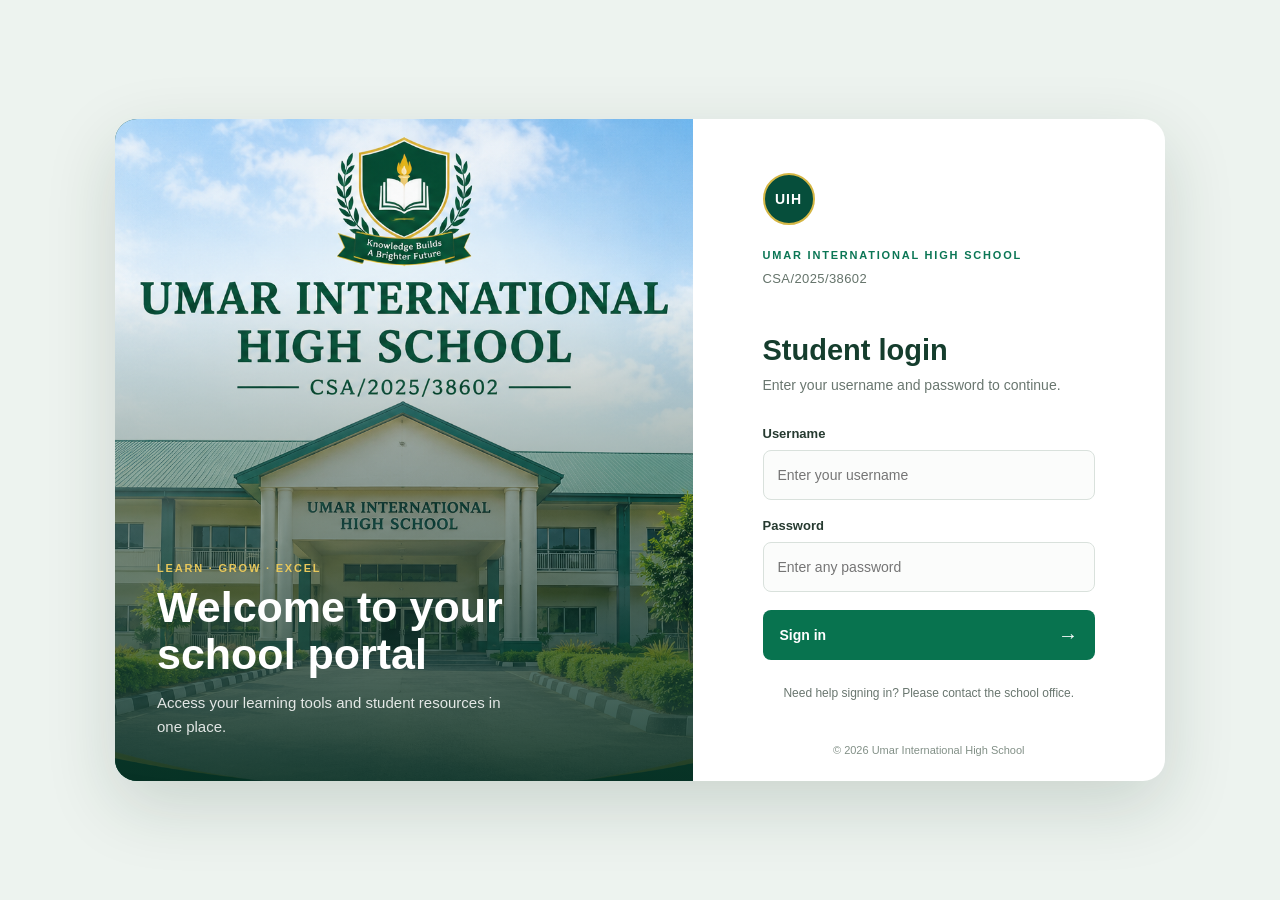
<file: index.html>
<!DOCTYPE html>
<html lang="en">
<head>
    <meta charset="UTF-8">
    <meta name="viewport" content="width=device-width, initial-scale=1.0">
    <meta name="theme-color" content="#064e3b">
    <title>Student Portal | Umar International High School</title>
    <link rel="stylesheet" href="style.css">
</head>
<body>
    <main class="portal">
        <section class="school-panel" aria-label="Umar International High School">
            <img class="school-image" src="school.png" alt="Umar International High School campus">
            <div class="school-caption">
                <p class="eyebrow">LEARN · GROW · EXCEL</p>
                <h1>Welcome to your<br>school portal</h1>
                <p>Access your learning tools and student resources in one place.</p>
            </div>
        </section>

        <section class="login-panel">
            <div class="login-content">
                <div class="school-mark" aria-hidden="true">UIH</div>
                <p class="eyebrow">UMAR INTERNATIONAL HIGH SCHOOL</p>
                <p class="school-address">CSA/2025/38602</p>

                <h2>Student login</h2>
                <p class="login-description">Enter your username and password to continue.</p>

                <form id="login-form">
                    <div class="input-group">
                        <label for="username">Username</label>
                        <input
                            id="username"
                            name="username"
                            type="text"
                            autocomplete="username"
                            placeholder="Enter your username"
                            required
                        >
                    </div>
                    <div class="input-group">
                        <label for="password">Password</label>
                        <input
                            id="password"
                            name="password"
                            type="password"
                            autocomplete="current-password"
                            placeholder="Enter any password"
                            required
                        >
                    </div>
                    <p class="login-error" id="login-error" role="alert" aria-live="polite"></p>
                    <button type="submit">Sign in <span aria-hidden="true">→</span></button>
                </form>

                <p class="login-help">Need help signing in? Please contact the school office.</p>
            </div>
            <footer class="page-footer">&copy; 2026 Umar International High School</footer>
        </section>
    </main>
    <script src="login.js"></script>
</body>
</html>
</file>
<file: style.css>
* {
    box-sizing: border-box;
}

body {
    min-height: 100vh;
    margin: 0;
    padding: 32px;
    display: grid;
    place-items: center;
    background: #edf3ef;
    color: #17231d;
    font-family: Arial, Helvetica, sans-serif;
}

.portal {
    display: grid;
    grid-template-columns: minmax(0, 1.1fr) minmax(360px, 0.9fr);
    width: min(1050px, 100%);
    min-height: 650px;
    overflow: hidden;
    background: #fff;
    border-radius: 22px;
    box-shadow: 0 24px 70px rgba(17, 47, 34, 0.16);
}

.school-panel {
    position: relative;
    min-height: 650px;
    overflow: hidden;
    background: #064e3b;
}

.school-image {
    position: absolute;
    inset: 0;
    width: 100%;
    height: 100%;
    object-fit: cover;
    object-position: center;
}

.school-panel::after {
    position: absolute;
    inset: 0;
    background: linear-gradient(180deg, rgba(4, 45, 33, 0.02) 25%, rgba(4, 45, 33, 0.88) 100%);
    content: "";
}

.school-caption {
    position: absolute;
    z-index: 1;
    right: 42px;
    bottom: 42px;
    left: 42px;
    color: #fff;
}

.eyebrow {
    margin: 0 0 10px;
    color: #0b7655;
    font-size: 11px;
    font-weight: 700;
    letter-spacing: 1.8px;
}

.school-caption .eyebrow {
    color: #e8c85b;
}

.school-caption h1 {
    margin: 0 0 12px;
    font-size: clamp(30px, 4vw, 43px);
    line-height: 1.1;
}

.school-caption > p:last-child {
    max-width: 360px;
    margin: 0;
    color: rgba(255, 255, 255, 0.86);
    font-size: 15px;
    line-height: 1.6;
}

.login-panel {
    display: flex;
    flex-direction: column;
    justify-content: center;
    padding: 54px clamp(32px, 6vw, 70px) 25px;
}

.login-content {
    width: 100%;
    max-width: 360px;
    margin: auto;
}

.school-mark {
    display: grid;
    width: 52px;
    height: 52px;
    margin-bottom: 24px;
    place-items: center;
    border: 2px solid #d5b746;
    border-radius: 50%;
    background: #064e3b;
    color: #fff;
    font-size: 14px;
    font-weight: 700;
    letter-spacing: 1px;
}

.school-address {
    margin: 0 0 48px;
    color: #64736a;
    font-size: 13px;
    letter-spacing: 0.4px;
}

.login-content h2 {
    margin: 0 0 8px;
    color: #153d2d;
    font-size: 29px;
}

.login-description {
    margin: 0 0 30px;
    color: #69766f;
    font-size: 14px;
    line-height: 1.5;
}

.input-group {
    margin-bottom: 18px;
}

.input-group label {
    display: block;
    margin-bottom: 9px;
    color: #263a30;
    font-size: 13px;
    font-weight: 700;
}

.input-group input {
    width: 100%;
    min-height: 50px;
    padding: 0 14px;
    border: 1px solid #d9e1dc;
    border-radius: 8px;
    outline: none;
    background: #fbfcfb;
    color: #17231d;
    font: inherit;
    font-size: 14px;
    transition: border-color 160ms ease, box-shadow 160ms ease;
}

.input-group input:focus {
    border-color: #0b7655;
    box-shadow: 0 0 0 3px rgba(11, 118, 85, 0.13);
}

.login-error {
    min-height: 18px;
    margin: 0 0 10px;
    color: #b42318;
    font-size: 13px;
}

.login-error:empty {
    min-height: 0;
}

button {
    display: flex;
    width: 100%;
    min-height: 50px;
    align-items: center;
    justify-content: space-between;
    padding: 0 17px;
    border: 0;
    border-radius: 8px;
    background: #08734f;
    color: #fff;
    cursor: pointer;
    font: inherit;
    font-size: 14px;
    font-weight: 700;
    transition: background-color 160ms ease, transform 160ms ease;
}

button:hover {
    transform: translateY(-1px);
    background: #064e3b;
}

button:focus-visible {
    outline: 3px solid #d5b746;
    outline-offset: 3px;
}

button span {
    font-size: 20px;
}

.login-help {
    margin: 24px 0 0;
    color: #69766f;
    font-size: 12px;
    line-height: 1.6;
    text-align: center;
}

.page-footer {
    margin-top: 40px;
    color: #829087;
    font-size: 11px;
    text-align: center;
}

@media (max-width: 760px) {
    body {
        padding: 16px;
    }

    .portal {
        grid-template-columns: 1fr;
        max-width: 500px;
    }

    .school-panel {
        min-height: 300px;
    }

    .school-caption {
        right: 25px;
        bottom: 24px;
        left: 25px;
    }

    .school-caption h1 {
        font-size: 30px;
    }

    .school-caption > p:last-child {
        font-size: 13px;
    }

    .login-panel {
        min-height: 480px;
        padding: 38px 28px 20px;
    }

    .school-address {
        margin-bottom: 36px;
    }
}

@media (max-width: 380px) {
    body {
        padding: 10px;
    }

    .portal {
        border-radius: 14px;
    }

    .school-panel {
        min-height: 260px;
    }

    .login-panel {
        padding-right: 22px;
        padding-left: 22px;
    }
}
</file>
<file: calculator.css>
* {
    box-sizing: border-box;
}

body {
    min-height: 100vh;
    display: grid;
    place-items: center;
    margin: 0;
    padding: 20px;
    background: linear-gradient(135deg, #064e3b, #15803d, #d4af37);
    color: #17231d;
    font-family: Arial, Helvetica, sans-serif;
}

.calculator-container {
    width: 100%;
    max-width: 430px;
    padding: 25px;
    border-radius: 18px;
    background: #fff;
    text-align: center;
    box-shadow: 0 12px 35px rgba(0, 0, 0, 0.25);
}

.school-logo {
    display: grid;
    width: 58px;
    height: 58px;
    margin: 0 auto 12px;
    place-items: center;
    border: 3px solid #d4af37;
    border-radius: 50%;
    background: #065f46;
    color: #fff;
    font-size: 17px;
    font-weight: 700;
}

h1 {
    margin: 0 0 8px;
    color: #065f46;
    font-size: 21px;
    line-height: 1.4;
}

.matric {
    margin: 0 0 20px;
    color: #555;
    font-size: 13px;
}

.calculator {
    padding: 15px;
    border-radius: 12px;
    background: #f3f4f6;
}

.welcome-message {
    min-height: 18px;
    margin: 0 0 10px;
    color: #5c6b62;
    font-size: 13px;
    text-align: left;
}

#display {
    display: flex;
    width: 100%;
    min-height: 65px;
    align-items: center;
    justify-content: flex-end;
    overflow: hidden;
    margin-bottom: 15px;
    padding: 12px;
    border: 2px solid #ddd;
    border-radius: 8px;
    background: #fff;
    color: #222;
    font-size: 28px;
    overflow-wrap: anywhere;
}

.buttons {
    display: grid;
    grid-template-columns: repeat(4, 1fr);
    gap: 9px;
}

.buttons button {
    min-height: 50px;
    border: 0;
    border-radius: 8px;
    background: #e5e7eb;
    color: #222;
    cursor: pointer;
    font: inherit;
    font-size: 18px;
    font-weight: 700;
}

.buttons button:hover {
    filter: brightness(0.94);
}

.buttons button:focus-visible,
.logout:focus-visible {
    outline: 3px solid #d4af37;
    outline-offset: 2px;
}

.buttons .operator {
    background: #d1fae5;
    color: #065f46;
}

.buttons .clear {
    background: #fee2e2;
    color: #b91c1c;
}

.buttons .equal {
    grid-row: span 2;
    background: #15803d;
    color: #fff;
}

.buttons .zero {
    grid-column: span 2;
}

.logout {
    width: 100%;
    margin-top: 15px;
    padding: 12px;
    border: 0;
    border-radius: 8px;
    background: #065f46;
    color: #fff;
    cursor: pointer;
    font-size: 15px;
    font-weight: 700;
}

.logout:hover {
    background: #064e3b;
}

.footer {
    margin-top: 18px;
    color: #777;
    font-size: 12px;
}

@media (max-width: 400px) {
    .calculator-container {
        padding: 18px;
    }

    h1 {
        font-size: 18px;
    }
}
</file>
